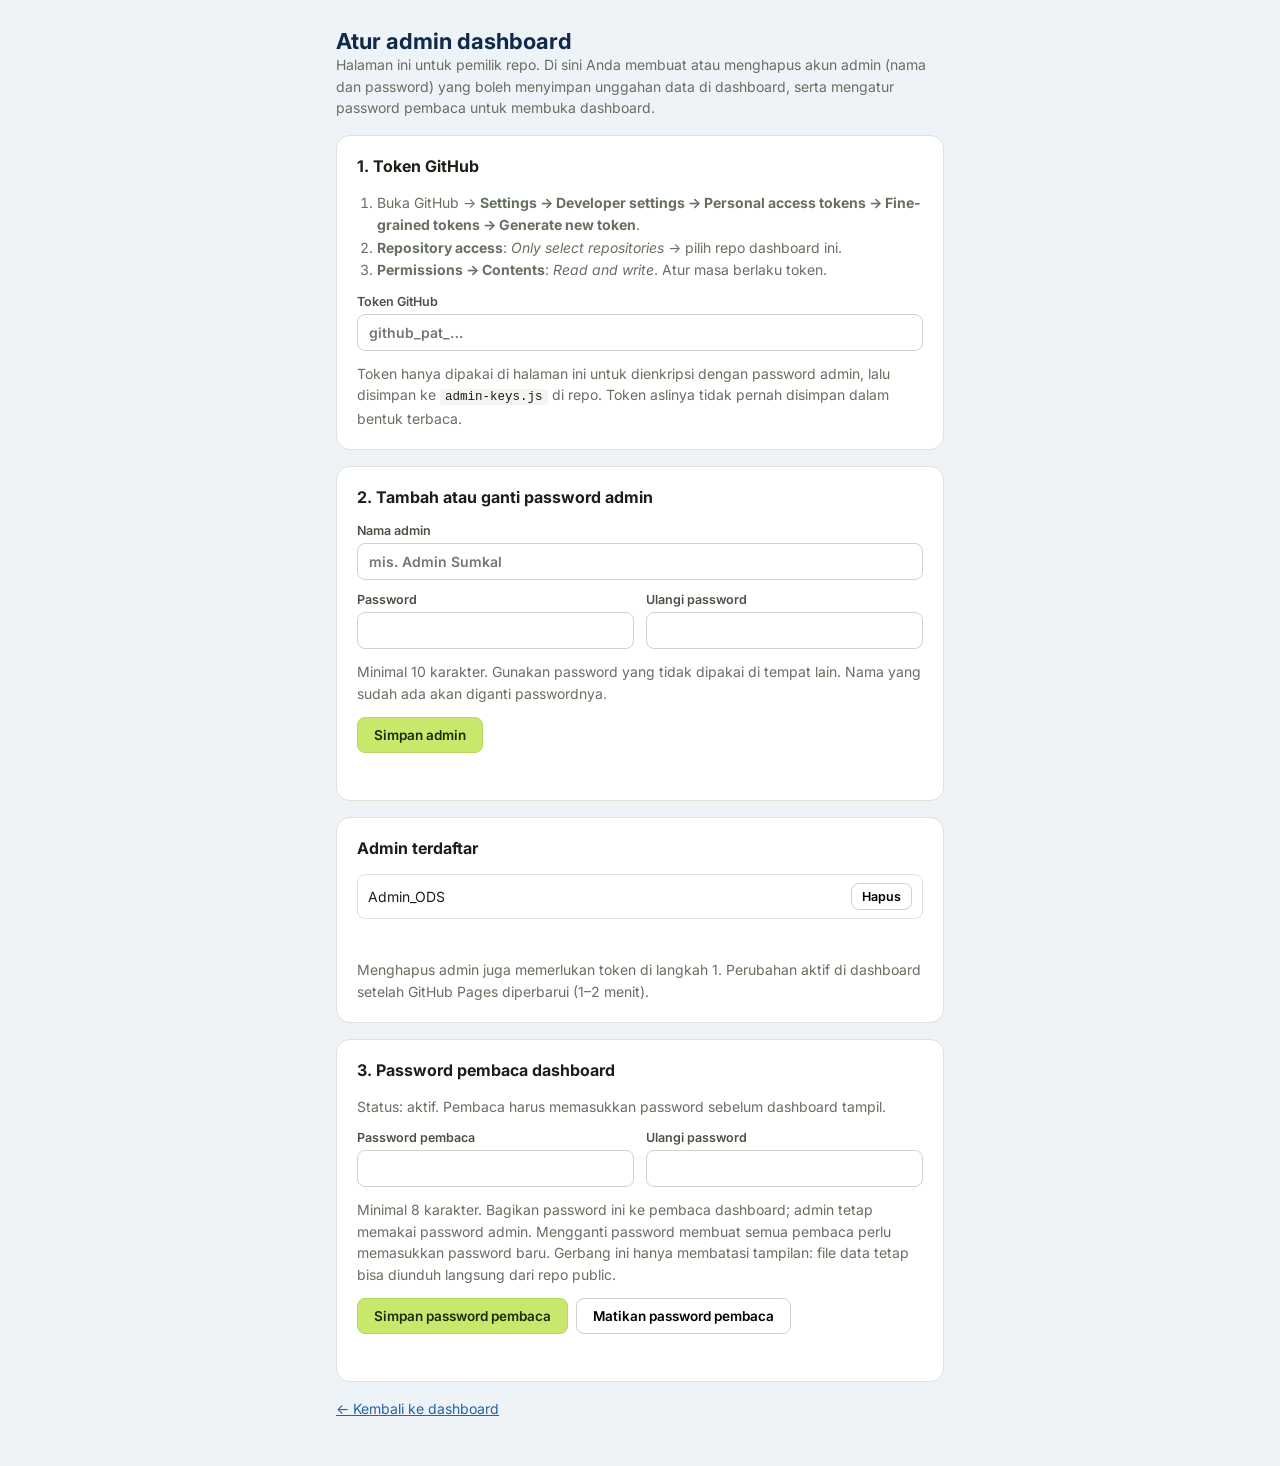
<file: admin-setup.html>
<!doctype html>
<html lang="id">
<head>
<meta charset="utf-8">
<meta name="viewport" content="width=device-width, initial-scale=1">
<title>Atur Admin Dashboard</title>
<link rel="preconnect" href="https://fonts.googleapis.com"><link rel="preconnect" href="https://fonts.gstatic.com" crossorigin>
<link href="https://fonts.googleapis.com/css2?family=Inter:wght@400;500;600;700&display=swap" rel="stylesheet">
<style>
:root { --fg:#1b1f17; --muted:#667060; --line:#dfe3da; --bg:#eef3f7; --card:#fff; --acc:#C8E86B; --accb:#b5d75a; --navy:#0F2A4A; --bad:#B3261E; --ok:#2F7A3A; }
* { box-sizing: border-box; }
body { margin:0; background:var(--bg); color:var(--fg); font-family:Inter,system-ui,sans-serif; }
main { max-width:640px; margin:0 auto; padding:28px 16px 48px; display:grid; gap:16px; }
h1 { margin:0; font-size:22px; color:var(--navy); }
h2 { margin:0 0 4px; font-size:16px; }
p { margin:0; font-size:14px; line-height:1.55; color:var(--muted); }
.card { background:var(--card); border:1px solid var(--line); border-radius:14px; padding:20px; display:grid; gap:12px; }
label { display:grid; gap:5px; font-size:12.5px; font-weight:600; color:#4a5245; }
input { font:inherit; font-size:14px; padding:9px 11px; border:1px solid #cfd4cb; border-radius:8px; width:100%; }
input:focus { outline:2px solid var(--acc); border-color:#8fb33a; }
.grid2 { display:grid; grid-template-columns:1fr 1fr; gap:12px; }
@media (max-width:520px) { .grid2 { grid-template-columns:1fr; } }
button { font:inherit; font-size:13.5px; font-weight:600; padding:9px 16px; border-radius:8px; border:1px solid #cfd4cb; background:#fff; cursor:pointer; }
button.pri { background:var(--acc); border-color:var(--accb); color:#1b2a0a; }
button:disabled { opacity:.6; cursor:wait; }
.msg { font-size:13px; min-height:1.2em; }
.msg.bad { color:var(--bad); } .msg.ok { color:var(--ok); }
ul { list-style:none; margin:0; padding:0; display:grid; gap:6px; }
#list li { display:flex; justify-content:space-between; align-items:center; gap:8px; padding:8px 10px; border:1px solid var(--line); border-radius:8px; font-size:14px; }
#list li button { padding:5px 10px; font-size:12.5px; }
ol { margin:0; padding-left:20px; font-size:14px; line-height:1.6; color:var(--muted); }
code { font-size:12.5px; background:#f3f5f1; padding:1px 5px; border-radius:4px; color:var(--fg); }
a { color:#2563A6; }
</style>
<script src="config.js"></script>
<script src="admin-keys.js"></script>
<script src="viewer-key.js"></script>
</head>
<body>
<main>
  <div>
    <h1>Atur admin dashboard</h1>
    <p>Halaman ini untuk pemilik repo. Di sini Anda membuat atau menghapus akun admin (nama dan password) yang boleh menyimpan unggahan data di dashboard, serta mengatur password pembaca untuk membuka dashboard.</p>
  </div>

  <section class="card" aria-labelledby="t-token">
    <h2 id="t-token">1. Token GitHub</h2>
    <ol>
      <li>Buka GitHub → <b>Settings → Developer settings → Personal access tokens → Fine-grained tokens → Generate new token</b>.</li>
      <li><b>Repository access</b>: <i>Only select repositories</i> → pilih repo dashboard ini.</li>
      <li><b>Permissions → Contents</b>: <i>Read and write</i>. Atur masa berlaku token.</li>
    </ol>
    <label>Token GitHub<input id="tok" type="password" autocomplete="off" placeholder="github_pat_…"></label>
    <p>Token hanya dipakai di halaman ini untuk dienkripsi dengan password admin, lalu disimpan ke <code>admin-keys.js</code> di repo. Token aslinya tidak pernah disimpan dalam bentuk terbaca.</p>
  </section>

  <section class="card" aria-labelledby="t-add">
    <h2 id="t-add">2. Tambah atau ganti password admin</h2>
    <label>Nama admin<input id="nama" autocomplete="off" placeholder="mis. Admin Sumkal"></label>
    <div class="grid2">
      <label>Password<input id="pw1" type="password" autocomplete="new-password"></label>
      <label>Ulangi password<input id="pw2" type="password" autocomplete="new-password"></label>
    </div>
    <p>Minimal 10 karakter. Gunakan password yang tidak dipakai di tempat lain. Nama yang sudah ada akan diganti passwordnya.</p>
    <div><button class="pri" id="add">Simpan admin</button></div>
    <div class="msg" id="msg-add" role="status"></div>
  </section>

  <section class="card" aria-labelledby="t-list">
    <h2 id="t-list">Admin terdaftar</h2>
    <ul id="list"></ul>
    <div class="msg" id="msg-list" role="status"></div>
    <p>Menghapus admin juga memerlukan token di langkah 1. Perubahan aktif di dashboard setelah GitHub Pages diperbarui (1–2 menit).</p>
  </section>

  <section class="card" aria-labelledby="t-view">
    <h2 id="t-view">3. Password pembaca dashboard</h2>
    <p id="view-state">—</p>
    <div class="grid2">
      <label>Password pembaca<input id="vp1" type="password" autocomplete="new-password"></label>
      <label>Ulangi password<input id="vp2" type="password" autocomplete="new-password"></label>
    </div>
    <p>Minimal 8 karakter. Bagikan password ini ke pembaca dashboard; admin tetap memakai password admin. Mengganti password membuat semua pembaca perlu memasukkan password baru. Gerbang ini hanya membatasi tampilan: file data tetap bisa diunduh langsung dari repo public.</p>
    <div style="display:flex;gap:8px;flex-wrap:wrap"><button class="pri" id="vset">Simpan password pembaca</button><button id="voff">Matikan password pembaca</button></div>
    <div class="msg" id="msg-view" role="status"></div>
  </section>

  <p><a href="./">← Kembali ke dashboard</a></p>
</main>
<script src="shim-auth.js?v=20261103"></script>
<script>
(() => {
  const $ = (id) => document.getElementById(id);
  const CFG = window.SS_CONFIG || {};
  const repoPath = `${CFG.owner}/${CFG.repo}`, branch = CFG.branch || 'main';
  let keys = Array.isArray(window.SS_ADMIN_KEYS) ? window.SS_ADMIN_KEYS.slice() : [];
  const msg = (id, t, cls) => { const m = $(id); m.textContent = t; m.className = 'msg' + (cls ? ' ' + cls : ''); };
  const hd = (tok) => ({ Authorization: 'Bearer ' + tok, Accept: 'application/vnd.github+json', 'X-GitHub-Api-Version': '2022-11-28' });
  const api = `https://api.github.com/repos/${repoPath}/contents/admin-keys.js`;
  const b64 = (str) => { const u8 = new TextEncoder().encode(str); let s = ''; u8.forEach((c) => { s += String.fromCharCode(c); }); return btoa(s); };
  const unb64 = (b) => new TextDecoder().decode(Uint8Array.from(atob(b.replace(/\s/g, '')), (c) => c.charCodeAt(0)));

  function render() {
    const ul = $('list'); ul.replaceChildren();
    if (!keys.length) { const li = document.createElement('li'); li.textContent = 'Belum ada admin.'; ul.append(li); return; }
    keys.forEach((k, i) => {
      const li = document.createElement('li'); const s = document.createElement('span'); s.textContent = k.nama;
      const b = document.createElement('button'); b.textContent = 'Hapus'; b.onclick = () => remove(i, b);
      li.append(s, b); ul.append(li);
    });
  }
  async function checkToken(tok) {
    const r = await fetch(`https://api.github.com/repos/${repoPath}`, { headers: hd(tok), cache: 'no-store' });
    if (r.status === 401) throw new Error('Token tidak valid atau sudah kedaluwarsa.');
    if (!r.ok) throw new Error(`Token tidak bisa membuka repo ${repoPath} (GitHub ${r.status}).`);
    const j = await r.json();
    if (j.permissions && j.permissions.push === false) throw new Error('Token belum punya izin Contents: Read and write untuk repo ini.');
  }
  // baca daftar terbaru dari repo agar tidak menimpa perubahan lain
  async function latest(tok) {
    const r = await fetch(api + '?ref=' + branch + '&t=' + Date.now(), { headers: hd(tok), cache: 'no-store' });
    if (r.status === 404) return { sha: undefined, list: [] };
    if (!r.ok) throw new Error('Gagal membaca admin-keys.js (GitHub ' + r.status + ').');
    const j = await r.json(); const text = unb64(j.content || '');
    const m = text.match(/SS_ADMIN_KEYS\s*=\s*(\[[\s\S]*\])\s*;/);
    return { sha: j.sha, list: m ? JSON.parse(m[1]) : [] };
  }
  async function save(tok, list, sha, message) {
    const body = '// Daftar admin dashboard. Dibuat otomatis oleh admin-setup.html — jangan diedit manual.\n// Isi "data" adalah token GitHub yang terenkripsi dengan password masing-masing admin.\nwindow.SS_ADMIN_KEYS = ' + JSON.stringify(list, null, 1) + ';\n';
    const r = await fetch(api, { method: 'PUT', headers: hd(tok), body: JSON.stringify({ message, content: b64(body), sha, branch }) });
    if (!r.ok) { let m = ''; try { m = (await r.json()).message; } catch (e) { /* abaikan */ } if (r.status === 403) throw new Error('Token belum boleh menulis ke repo ini. Edit token di github.com/settings/personal-access-tokens: Repository access → Only select repositories → pilih ' + repoPath + ', lalu Permissions → Contents → Read and write. Simpan, lalu coba lagi.'); throw new Error('Gagal menyimpan ke GitHub (' + r.status + (m ? ': ' + m : '') + ').'); }
  }
  $('add').onclick = async () => {
    const tok = $('tok').value.trim(), nama = $('nama').value.trim(), p1 = $('pw1').value, p2 = $('pw2').value;
    if (!tok) return msg('msg-add', 'Isi token GitHub di langkah 1.', 'bad');
    if (!nama) return msg('msg-add', 'Isi nama admin.', 'bad');
    if (p1.length < 10) return msg('msg-add', 'Password minimal 10 karakter.', 'bad');
    if (p1 !== p2) return msg('msg-add', 'Kedua password tidak sama.', 'bad');
    const btn = $('add'); btn.disabled = true;
    try {
      msg('msg-add', 'Memeriksa token…'); await checkToken(tok);
      msg('msg-add', 'Mengenkripsi token…'); const entry = await window.SSAuthCore.sealToken(nama, p1, tok);
      const cur = await latest(tok);
      const list = cur.list.filter((k) => k.nama.toLowerCase() !== nama.toLowerCase()); list.push(entry);
      msg('msg-add', 'Menyimpan ke repo…'); await save(tok, list, cur.sha, `Atur admin dashboard: ${nama}`);
      keys = list; render(); $('pw1').value = ''; $('pw2').value = '';
      msg('msg-add', `Admin "${nama}" tersimpan. Login di dashboard bisa dipakai setelah GitHub Pages diperbarui (1–2 menit).`, 'ok');
    } catch (e) { msg('msg-add', e.message || String(e), 'bad'); }
    finally { btn.disabled = false; }
  };
  async function remove(i, btn) {
    const tok = $('tok').value.trim(); if (!tok) return msg('msg-list', 'Isi token GitHub di langkah 1 untuk menghapus admin.', 'bad');
    const nama = keys[i].nama; if (!confirm(`Hapus admin "${nama}"?`)) return;
    btn.disabled = true;
    try {
      await checkToken(tok); const cur = await latest(tok);
      const list = cur.list.filter((k) => k.nama !== nama);
      await save(tok, list, cur.sha, `Hapus admin dashboard: ${nama}`);
      keys = list; render(); msg('msg-list', `Admin "${nama}" dihapus.`, 'ok');
    } catch (e) { msg('msg-list', e.message || String(e), 'bad'); btn.disabled = false; }
  }
  // ---- password pembaca (viewer-key.js) ----
  const vapi = `https://api.github.com/repos/${repoPath}/contents/viewer-key.js`;
  const vstate = () => { $('view-state').textContent = window.SS_VIEWER_KEY && window.SS_VIEWER_KEY.hash ? 'Status: aktif. Pembaca harus memasukkan password sebelum dashboard tampil.' : 'Status: belum diatur. Dashboard terbuka untuk siapa pun yang punya link.'; };
  async function saveViewer(tok, val, message) {
    const cur = await fetch(vapi + '?ref=' + branch + '&t=' + Date.now(), { headers: hd(tok), cache: 'no-store' });
    let sha; if (cur.ok) sha = (await cur.json()).sha; else if (cur.status !== 404) throw new Error('Gagal membaca viewer-key.js (GitHub ' + cur.status + ').');
    const body = '// Password pembaca dashboard (hash PBKDF2). Dibuat otomatis oleh admin-setup.html — jangan diedit manual.\n// null = belum diatur: dashboard terbuka tanpa password pembaca.\nwindow.SS_VIEWER_KEY = ' + JSON.stringify(val) + ';\n';
    const r = await fetch(vapi, { method: 'PUT', headers: hd(tok), body: JSON.stringify({ message, content: b64(body), sha, branch }) });
    if (!r.ok) { let m = ''; try { m = (await r.json()).message; } catch (e) { /* abaikan */ } throw new Error(r.status === 403 ? 'Token belum boleh menulis ke repo ini (izin Contents: Read and write).' : 'Gagal menyimpan (GitHub ' + r.status + (m ? ': ' + m : '') + ').'); }
    window.SS_VIEWER_KEY = val; vstate();
  }
  $('vset').onclick = async () => {
    const tok = $('tok').value.trim(), p1 = $('vp1').value, p2 = $('vp2').value;
    if (!tok) return msg('msg-view', 'Isi token GitHub di langkah 1.', 'bad');
    if (p1.length < 8) return msg('msg-view', 'Password pembaca minimal 8 karakter.', 'bad');
    if (p1 !== p2) return msg('msg-view', 'Kedua password tidak sama.', 'bad');
    const btn = $('vset'); btn.disabled = true;
    try {
      msg('msg-view', 'Memeriksa token…'); await checkToken(tok);
      msg('msg-view', 'Menyimpan…'); await saveViewer(tok, await window.SSAuthCore.hashViewer(p1), 'Atur password pembaca dashboard');
      $('vp1').value = ''; $('vp2').value = '';
      msg('msg-view', 'Password pembaca tersimpan. Gerbang aktif di dashboard setelah GitHub Pages diperbarui (1–2 menit).', 'ok');
    } catch (e) { msg('msg-view', e.message || String(e), 'bad'); }
    finally { btn.disabled = false; }
  };
  $('voff').onclick = async () => {
    const tok = $('tok').value.trim(); if (!tok) return msg('msg-view', 'Isi token GitHub di langkah 1.', 'bad');
    if (!confirm('Matikan password pembaca? Dashboard akan terbuka untuk siapa pun yang punya link.')) return;
    const btn = $('voff'); btn.disabled = true;
    try { await checkToken(tok); await saveViewer(tok, null, 'Matikan password pembaca dashboard'); msg('msg-view', 'Password pembaca dimatikan.', 'ok'); }
    catch (e) { msg('msg-view', e.message || String(e), 'bad'); }
    finally { btn.disabled = false; }
  };
  vstate();
  render();
})();
</script>
</body>
</html>
</file>
